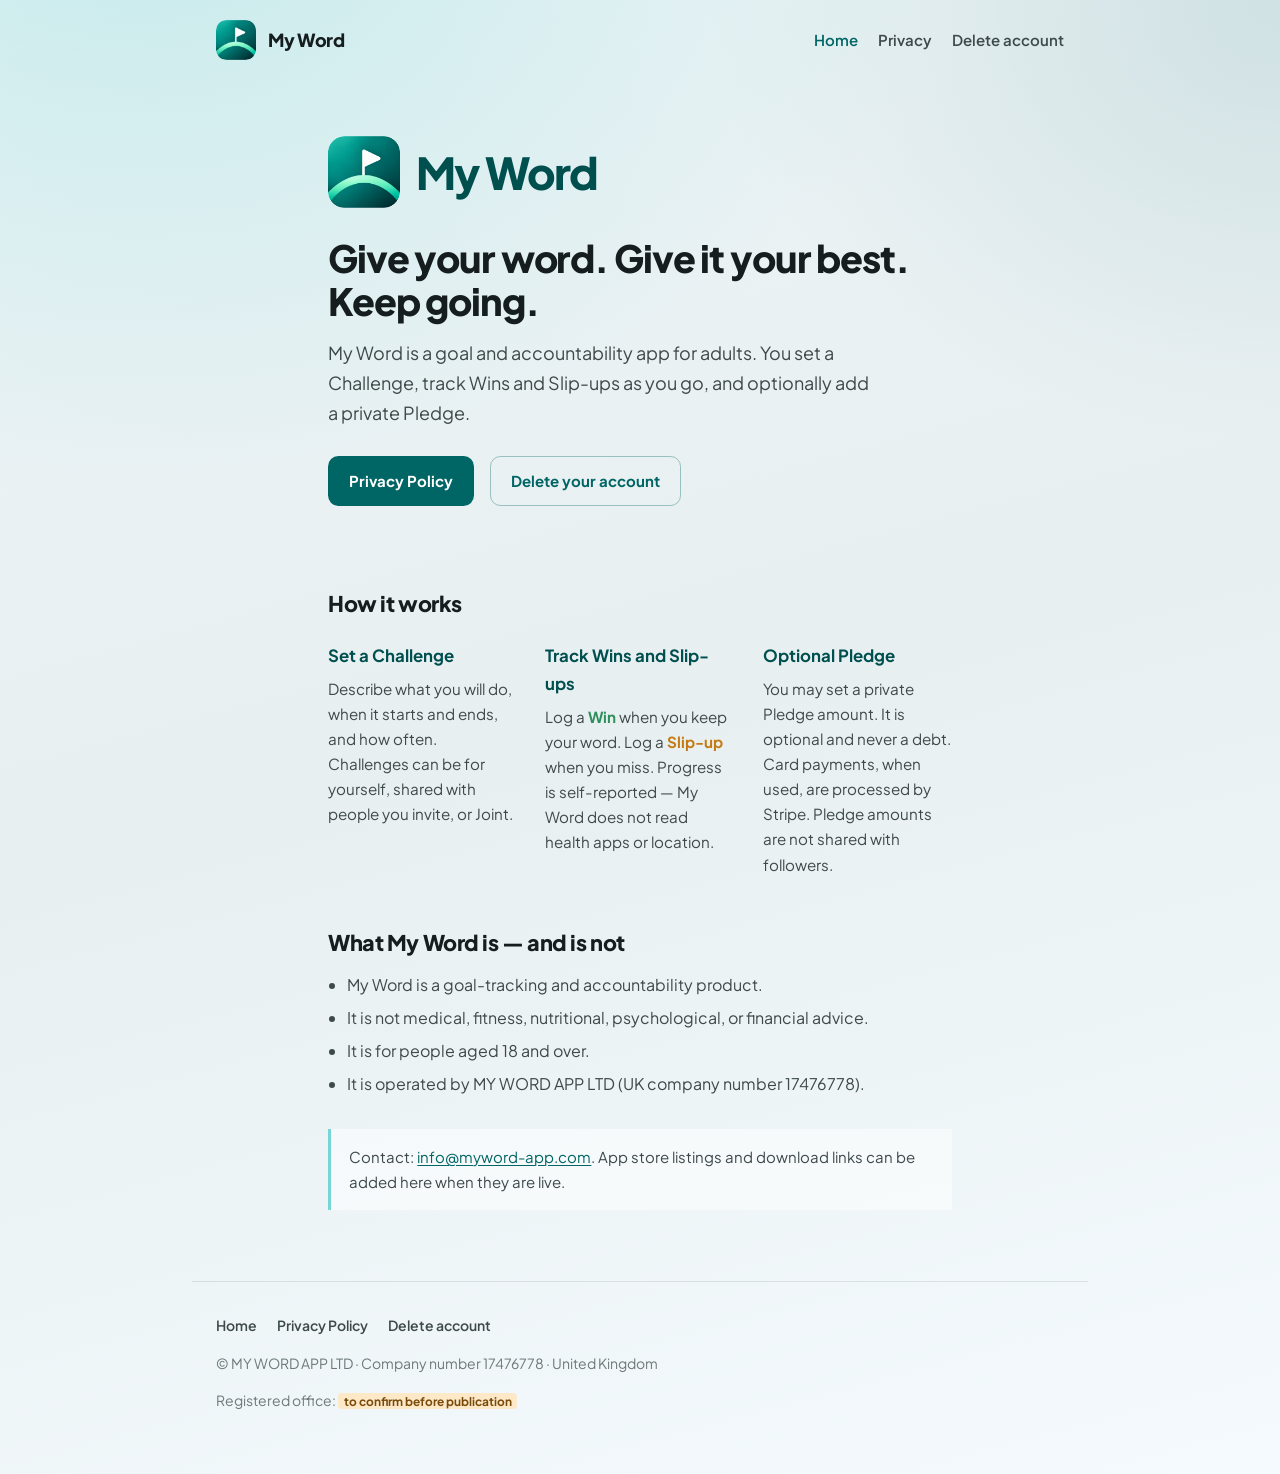
<file: index.html>
<!DOCTYPE html>
<html lang="en-GB">
<head>
  <meta charset="utf-8">
  <meta name="viewport" content="width=device-width, initial-scale=1">
  <title>My Word — Give your word. Give it your best. Keep going.</title>
  <meta name="description" content="My Word helps you set Challenges, track Wins and Slip-ups, and optionally make a private Pledge. Goal tracking for adults.">
  <link rel="icon" href="/assets/favicon.png" type="image/png">
  <link rel="preconnect" href="https://fonts.googleapis.com">
  <link rel="preconnect" href="https://fonts.gstatic.com" crossorigin>
  <link href="https://fonts.googleapis.com/css2?family=Plus+Jakarta+Sans:wght@400;600;700;800&display=swap" rel="stylesheet">
  <link rel="stylesheet" href="/styles.css">
</head>
<body>
  <header class="site-header">
    <a class="brand" href="/">
      <img src="/assets/logo.png" width="40" height="40" alt="">
      My Word
    </a>
    <nav class="nav" aria-label="Primary">
      <a href="/" aria-current="page">Home</a>
      <a href="/privacy/">Privacy</a>
      <a href="/delete-account/">Delete account</a>
    </nav>
  </header>

  <main>
    <section class="hero">
      <div class="hero-brand">
        <img src="/assets/logo.png" width="72" height="72" alt="My Word logo">
        <span>My Word</span>
      </div>
      <h1>Give your word. Give it your best. Keep going.</h1>
      <p class="lede">
        My Word is a goal and accountability app for adults. You set a Challenge,
        track Wins and Slip-ups as you go, and optionally add a private Pledge.
      </p>
      <div class="cta-row">
        <a class="button button-primary" href="/privacy/">Privacy Policy</a>
        <a class="button button-ghost" href="/delete-account/">Delete your account</a>
      </div>
    </section>

    <section class="section" aria-labelledby="how-heading">
      <h2 id="how-heading">How it works</h2>
      <div class="pillars">
        <div class="pillar">
          <h3>Set a Challenge</h3>
          <p>
            Describe what you will do, when it starts and ends, and how often.
            Challenges can be for yourself, shared with people you invite, or Joint.
          </p>
        </div>
        <div class="pillar">
          <h3>Track Wins and Slip-ups</h3>
          <p>
            Log a <span class="win">Win</span> when you keep your word.
            Log a <span class="slip">Slip-up</span> when you miss.
            Progress is self-reported — My Word does not read health apps or location.
          </p>
        </div>
        <div class="pillar">
          <h3>Optional Pledge</h3>
          <p>
            You may set a private Pledge amount. It is optional and never a debt.
            Card payments, when used, are processed by Stripe. Pledge amounts are not shared with followers.
          </p>
        </div>
      </div>
    </section>

    <section class="section" aria-labelledby="about-heading">
      <h2 id="about-heading">What My Word is — and is not</h2>
      <ul>
        <li>My Word is a goal-tracking and accountability product.</li>
        <li>It is not medical, fitness, nutritional, psychological, or financial advice.</li>
        <li>It is for people aged 18 and over.</li>
        <li>It is operated by MY WORD APP LTD (UK company number 17476778).</li>
      </ul>
      <p class="note">
        Contact: <a href="mailto:info@myword-app.com">info@myword-app.com</a>.
        App store listings and download links can be added here when they are live.
      </p>
    </section>
  </main>

  <footer class="site-footer">
    <nav aria-label="Footer">
      <a href="/">Home</a>
      <a href="/privacy/">Privacy Policy</a>
      <a href="/delete-account/">Delete account</a>
    </nav>
    <p>© MY WORD APP LTD · Company number 17476778 · United Kingdom</p>
    <p>Registered office: <span class="needs-confirm">to confirm before publication</span></p>
  </footer>
</body>
</html>
</file>
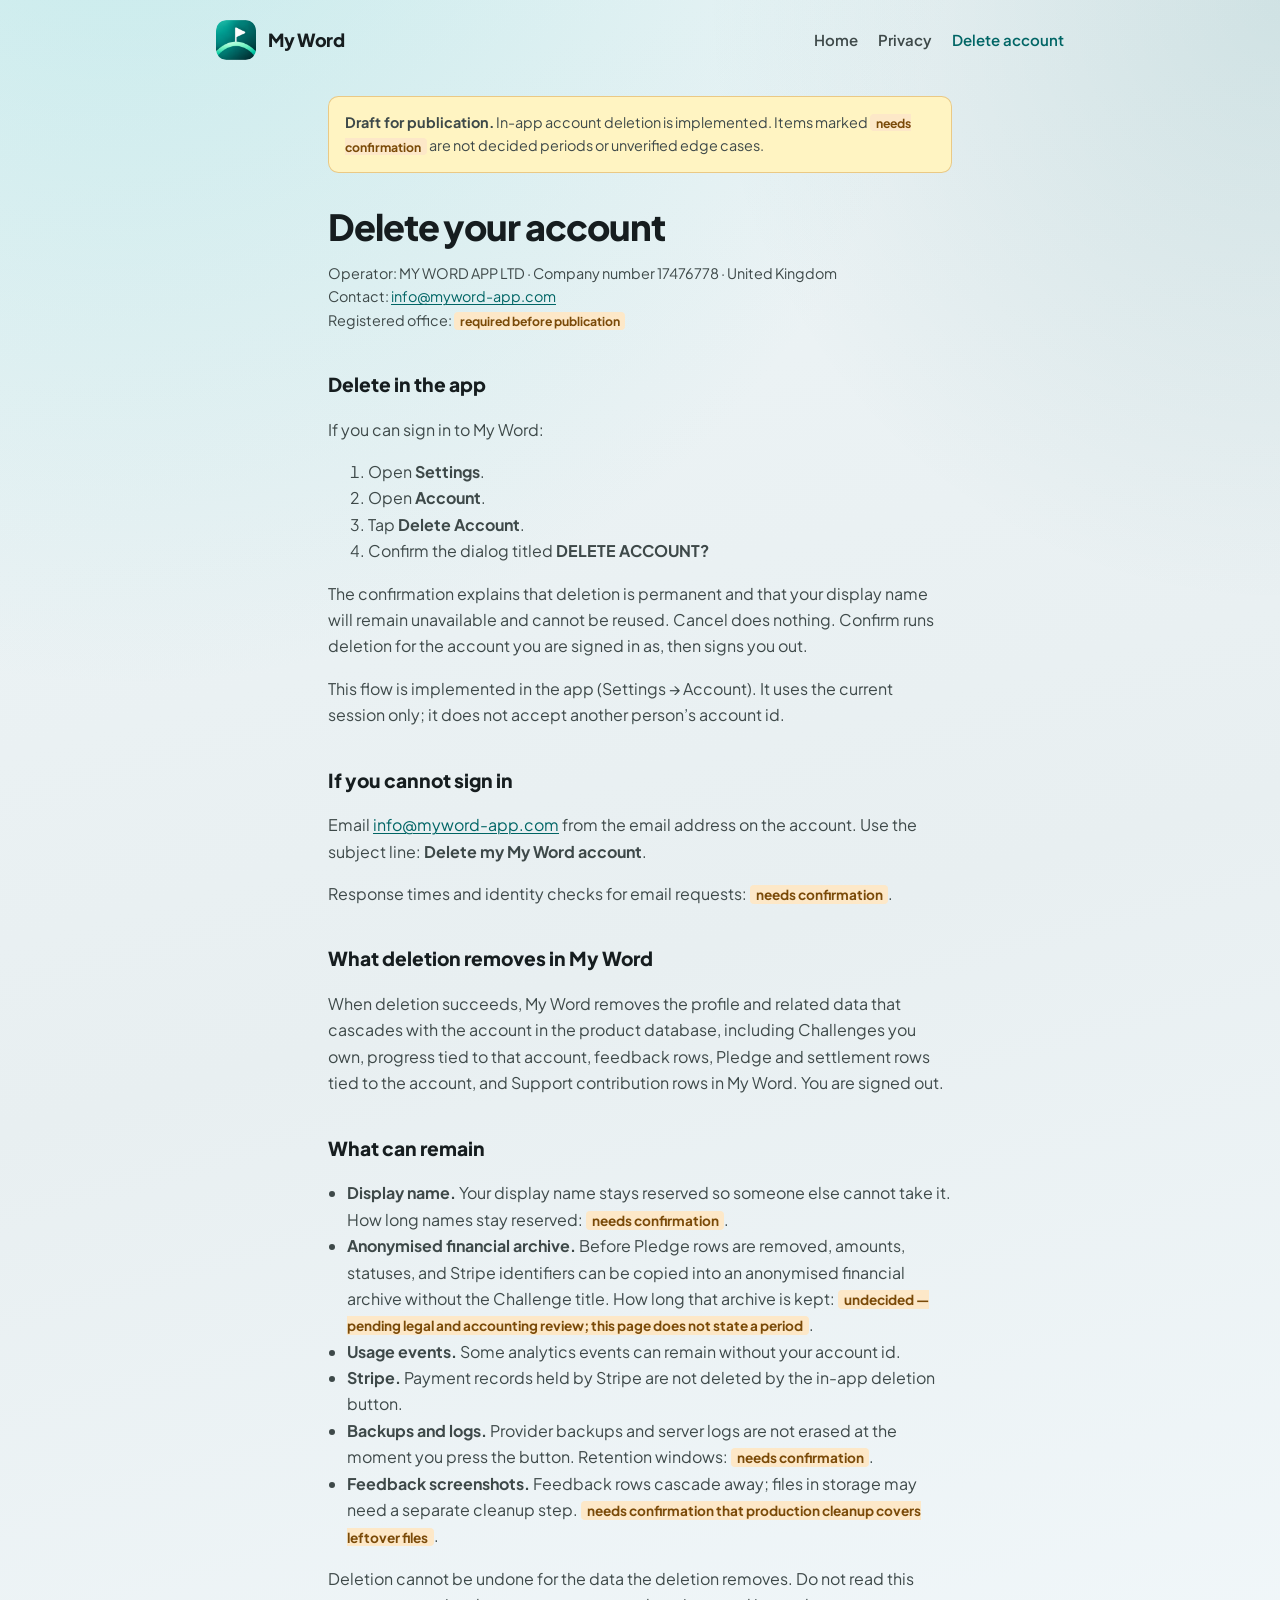
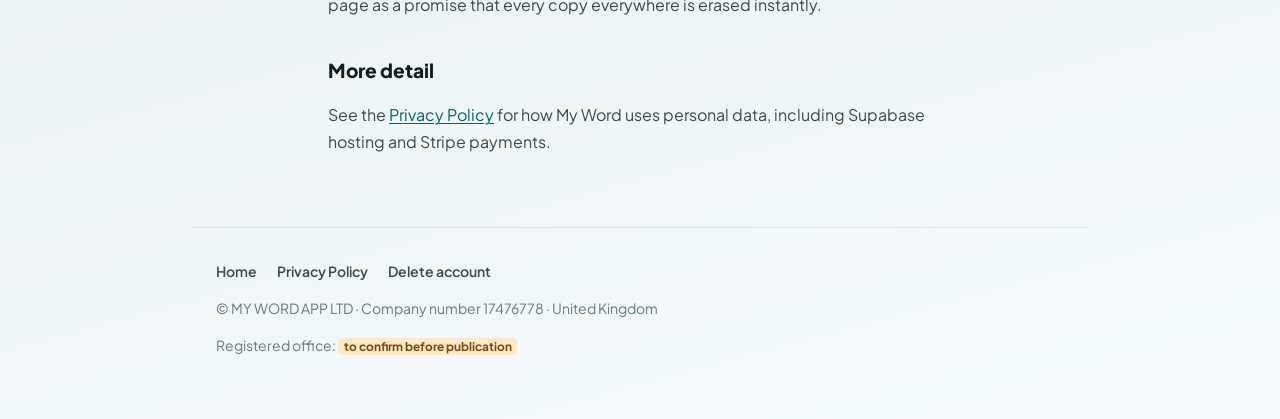
<file: delete-account/index.html>
<!DOCTYPE html>
<html lang="en-GB">
<head>
  <meta charset="utf-8">
  <meta name="viewport" content="width=device-width, initial-scale=1">
  <title>Delete your account — My Word</title>
  <meta name="description" content="How to delete your My Word account and what happens to your data.">
  <link rel="icon" href="/assets/favicon.png" type="image/png">
  <link rel="preconnect" href="https://fonts.googleapis.com">
  <link rel="preconnect" href="https://fonts.gstatic.com" crossorigin>
  <link href="https://fonts.googleapis.com/css2?family=Plus+Jakarta+Sans:wght@400;600;700;800&display=swap" rel="stylesheet">
  <link rel="stylesheet" href="/styles.css">
</head>
<body>
  <header class="site-header">
    <a class="brand" href="/">
      <img src="/assets/logo.png" width="40" height="40" alt="">
      My Word
    </a>
    <nav class="nav" aria-label="Primary">
      <a href="/">Home</a>
      <a href="/privacy/">Privacy</a>
      <a href="/delete-account/" aria-current="page">Delete account</a>
    </nav>
  </header>

  <main class="policy">
    <p class="draft-banner">
      <strong>Draft for publication.</strong>
      In-app account deletion is implemented. Items marked
      <span class="needs-confirm">needs confirmation</span>
      are not decided periods or unverified edge cases.
    </p>

    <h1 class="page-title">Delete your account</h1>
    <p class="meta">
      Operator: MY WORD APP LTD · Company number 17476778 · United Kingdom<br>
      Contact: <a href="mailto:info@myword-app.com">info@myword-app.com</a><br>
      Registered office: <span class="needs-confirm">required before publication</span>
    </p>

    <h2>Delete in the app</h2>
    <p>
      If you can sign in to My Word:
    </p>
    <ol>
      <li>Open <strong>Settings</strong>.</li>
      <li>Open <strong>Account</strong>.</li>
      <li>Tap <strong>Delete Account</strong>.</li>
      <li>Confirm the dialog titled <strong>DELETE ACCOUNT?</strong></li>
    </ol>
    <p>
      The confirmation explains that deletion is permanent and that your display name
      will remain unavailable and cannot be reused. Cancel does nothing.
      Confirm runs deletion for the account you are signed in as, then signs you out.
    </p>
    <p>
      This flow is implemented in the app (Settings → Account). It uses the current session only;
      it does not accept another person’s account id.
    </p>

    <h2>If you cannot sign in</h2>
    <p>
      Email <a href="mailto:info@myword-app.com">info@myword-app.com</a>
      from the email address on the account.
      Use the subject line: <strong>Delete my My Word account</strong>.
    </p>
    <p>
      Response times and identity checks for email requests:
      <span class="needs-confirm">needs confirmation</span>.
    </p>

    <h2>What deletion removes in My Word</h2>
    <p>
      When deletion succeeds, My Word removes the profile and related data that cascades with the account
      in the product database, including Challenges you own, progress tied to that account,
      feedback rows, Pledge and settlement rows tied to the account, and Support contribution rows in My Word.
      You are signed out.
    </p>

    <h2>What can remain</h2>
    <ul>
      <li>
        <strong>Display name.</strong> Your display name stays reserved so someone else cannot take it.
        How long names stay reserved: <span class="needs-confirm">needs confirmation</span>.
      </li>
      <li>
        <strong>Anonymised financial archive.</strong>
        Before Pledge rows are removed, amounts, statuses, and Stripe identifiers can be copied into an anonymised financial archive without the Challenge title.
        How long that archive is kept: <span class="needs-confirm">undecided — pending legal and accounting review; this page does not state a period</span>.
      </li>
      <li>
        <strong>Usage events.</strong> Some analytics events can remain without your account id.
      </li>
      <li>
        <strong>Stripe.</strong> Payment records held by Stripe are not deleted by the in-app deletion button.
      </li>
      <li>
        <strong>Backups and logs.</strong> Provider backups and server logs are not erased at the moment you press the button.
        Retention windows: <span class="needs-confirm">needs confirmation</span>.
      </li>
      <li>
        <strong>Feedback screenshots.</strong> Feedback rows cascade away; files in storage may need a separate cleanup step.
        <span class="needs-confirm">needs confirmation that production cleanup covers leftover files</span>.
      </li>
    </ul>
    <p>
      Deletion cannot be undone for the data the deletion removes.
      Do not read this page as a promise that every copy everywhere is erased instantly.
    </p>

    <h2>More detail</h2>
    <p>
      See the <a href="/privacy/">Privacy Policy</a> for how My Word uses personal data,
      including Supabase hosting and Stripe payments.
    </p>
  </main>

  <footer class="site-footer">
    <nav aria-label="Footer">
      <a href="/">Home</a>
      <a href="/privacy/">Privacy Policy</a>
      <a href="/delete-account/">Delete account</a>
    </nav>
    <p>© MY WORD APP LTD · Company number 17476778 · United Kingdom</p>
    <p>Registered office: <span class="needs-confirm">to confirm before publication</span></p>
  </footer>
</body>
</html>
</file>
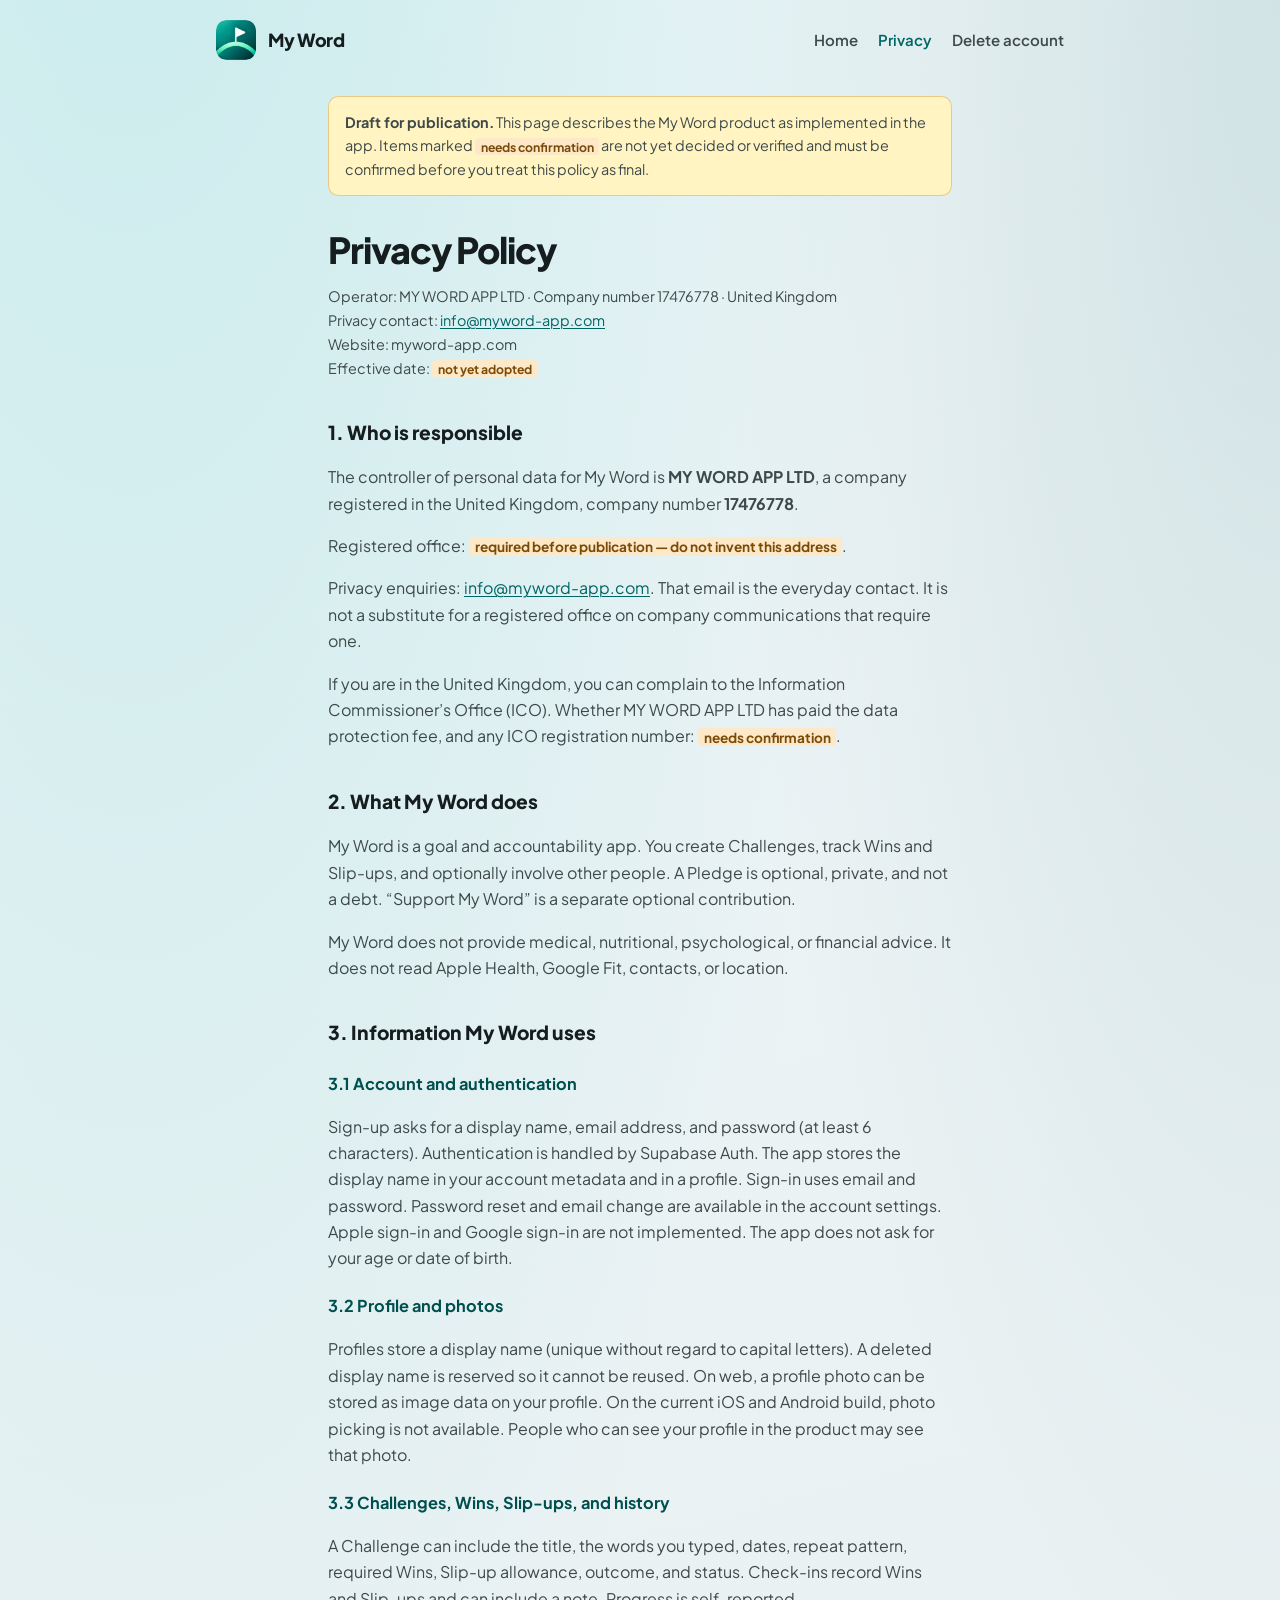
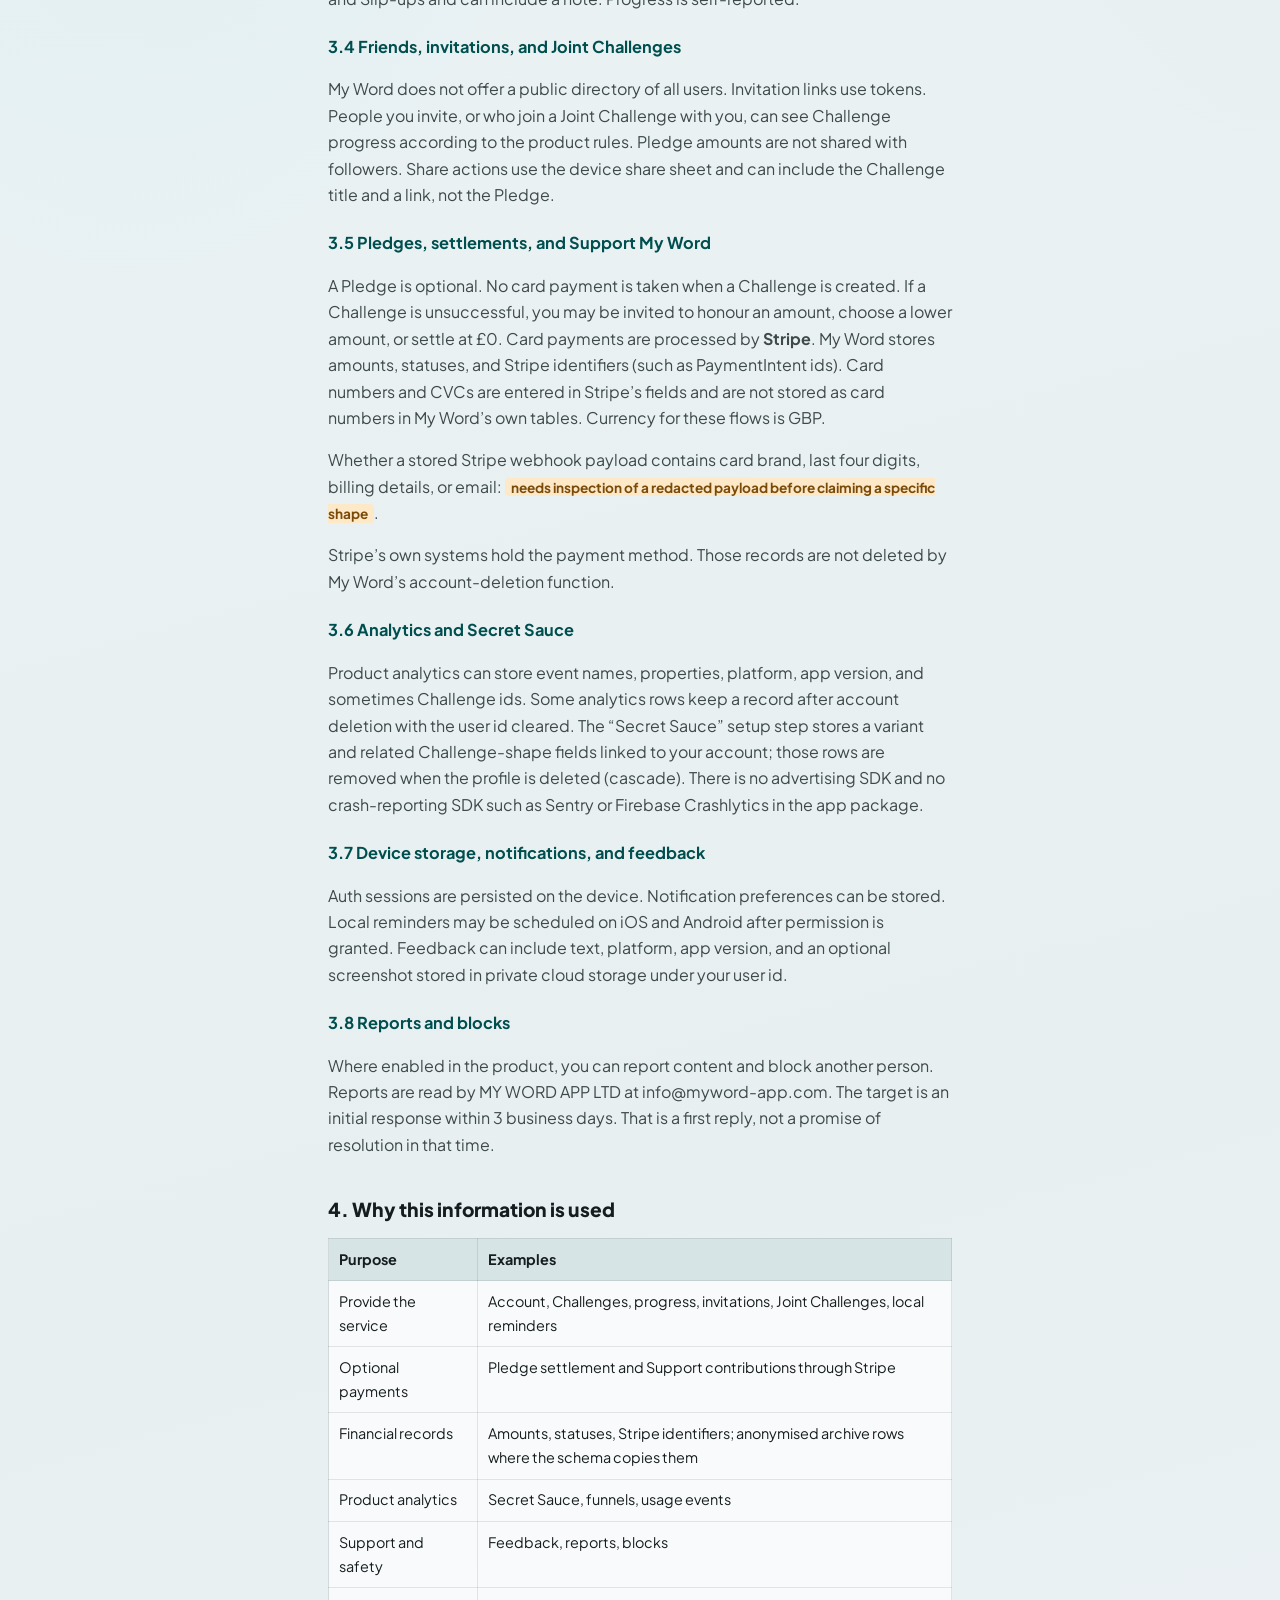
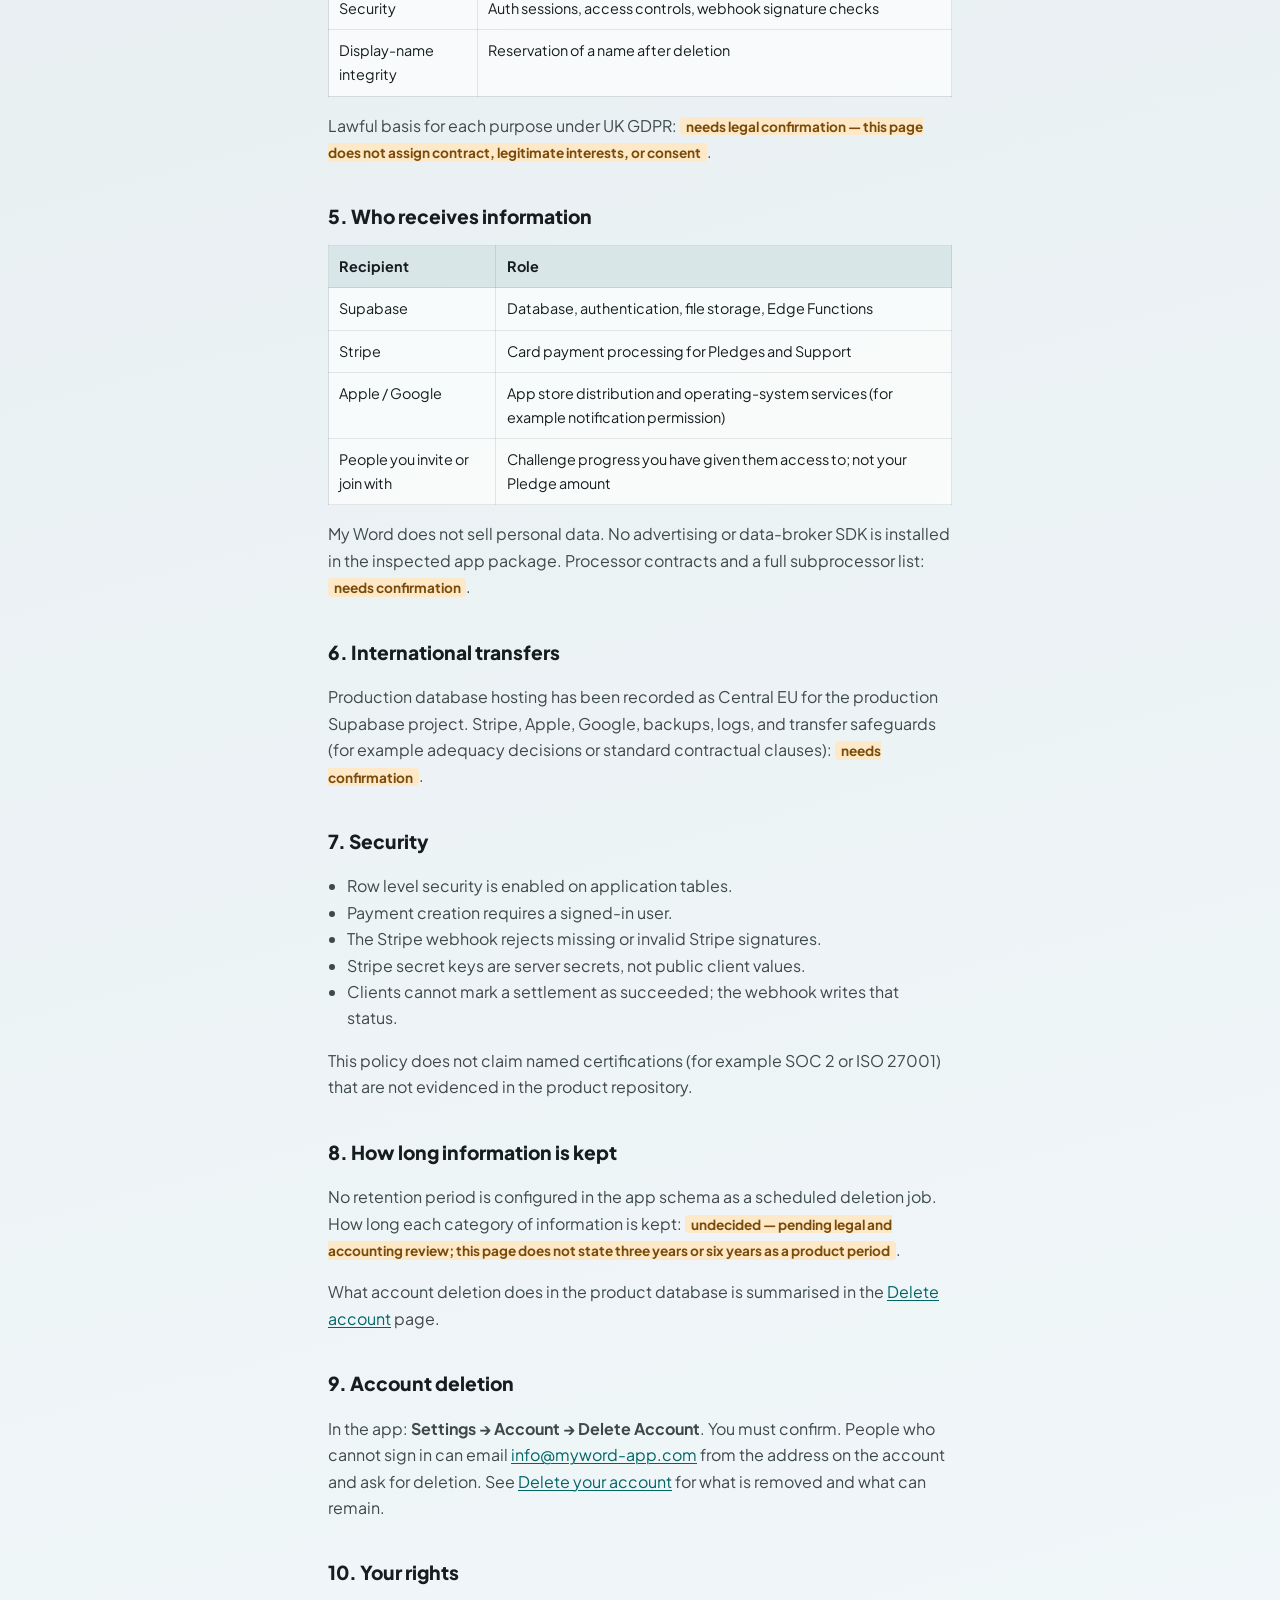
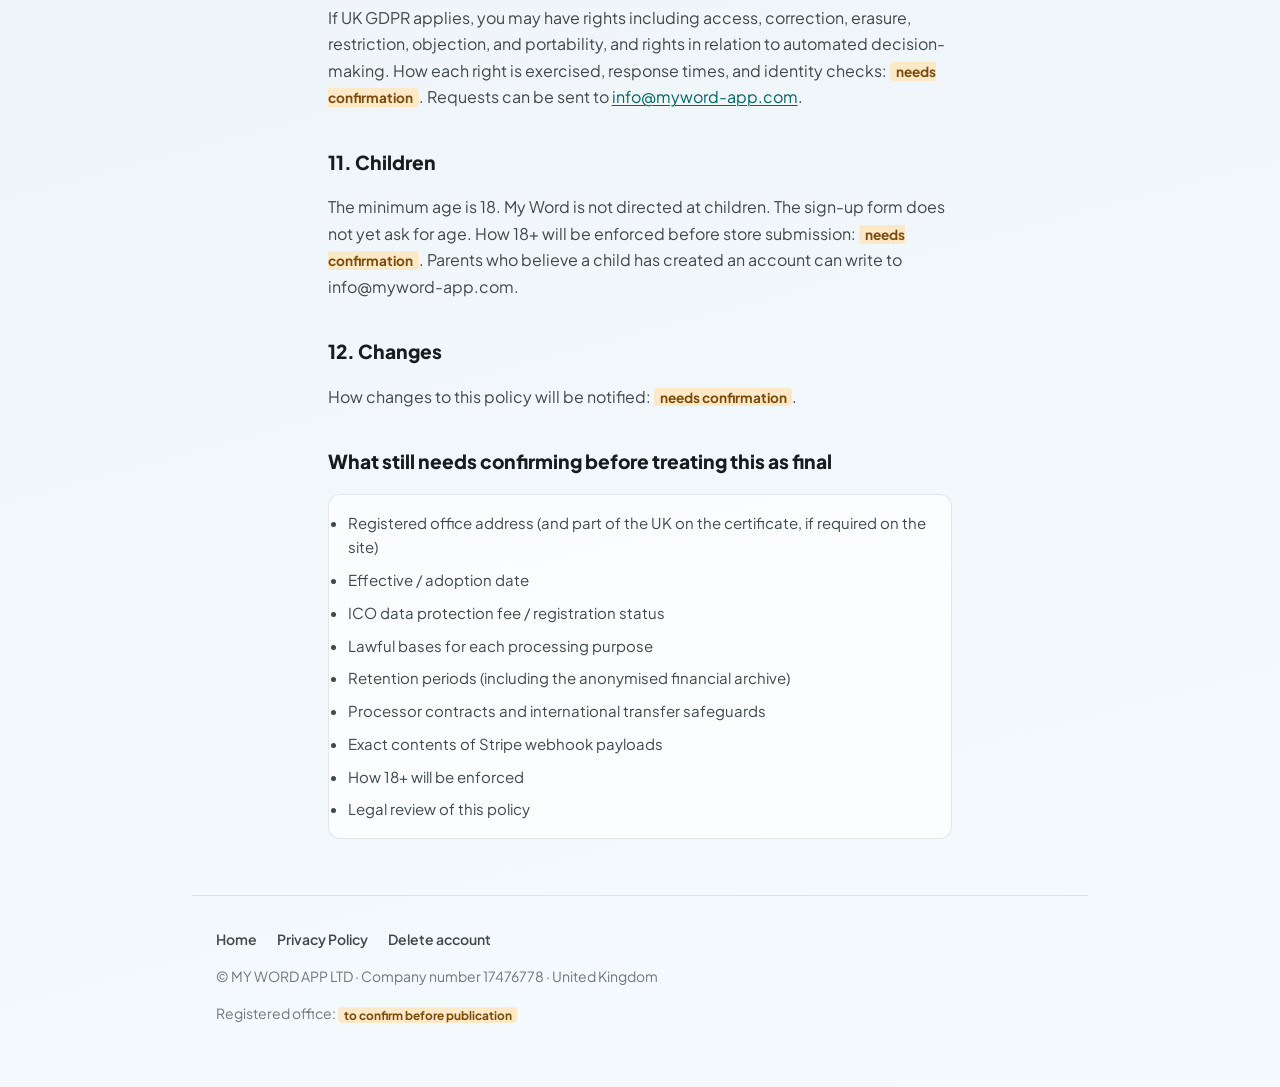
<file: privacy/index.html>
<!DOCTYPE html>
<html lang="en-GB">
<head>
  <meta charset="utf-8">
  <meta name="viewport" content="width=device-width, initial-scale=1">
  <title>Privacy Policy — My Word</title>
  <meta name="description" content="Privacy Policy for the My Word app, operated by MY WORD APP LTD.">
  <link rel="icon" href="/assets/favicon.png" type="image/png">
  <link rel="preconnect" href="https://fonts.googleapis.com">
  <link rel="preconnect" href="https://fonts.gstatic.com" crossorigin>
  <link href="https://fonts.googleapis.com/css2?family=Plus+Jakarta+Sans:wght@400;600;700;800&display=swap" rel="stylesheet">
  <link rel="stylesheet" href="/styles.css">
</head>
<body>
  <header class="site-header">
    <a class="brand" href="/">
      <img src="/assets/logo.png" width="40" height="40" alt="">
      My Word
    </a>
    <nav class="nav" aria-label="Primary">
      <a href="/">Home</a>
      <a href="/privacy/" aria-current="page">Privacy</a>
      <a href="/delete-account/">Delete account</a>
    </nav>
  </header>

  <main class="policy">
    <p class="draft-banner">
      <strong>Draft for publication.</strong>
      This page describes the My Word product as implemented in the app.
      Items marked <span class="needs-confirm">needs confirmation</span> are not yet decided or verified and must be confirmed before you treat this policy as final.
    </p>

    <h1 class="page-title">Privacy Policy</h1>
    <p class="meta">
      Operator: MY WORD APP LTD · Company number 17476778 · United Kingdom<br>
      Privacy contact: <a href="mailto:info@myword-app.com">info@myword-app.com</a><br>
      Website: myword-app.com<br>
      Effective date: <span class="needs-confirm">not yet adopted</span>
    </p>

    <h2>1. Who is responsible</h2>
    <p>
      The controller of personal data for My Word is <strong>MY WORD APP LTD</strong>,
      a company registered in the United Kingdom, company number <strong>17476778</strong>.
    </p>
    <p>
      Registered office: <span class="needs-confirm">required before publication — do not invent this address</span>.
    </p>
    <p>
      Privacy enquiries: <a href="mailto:info@myword-app.com">info@myword-app.com</a>.
      That email is the everyday contact. It is not a substitute for a registered office on company communications that require one.
    </p>
    <p>
      If you are in the United Kingdom, you can complain to the Information Commissioner’s Office (ICO).
      Whether MY WORD APP LTD has paid the data protection fee, and any ICO registration number:
      <span class="needs-confirm">needs confirmation</span>.
    </p>

    <h2>2. What My Word does</h2>
    <p>
      My Word is a goal and accountability app. You create Challenges, track Wins and Slip-ups,
      and optionally involve other people. A Pledge is optional, private, and not a debt.
      “Support My Word” is a separate optional contribution.
    </p>
    <p>
      My Word does not provide medical, nutritional, psychological, or financial advice.
      It does not read Apple Health, Google Fit, contacts, or location.
    </p>

    <h2>3. Information My Word uses</h2>

    <h3>3.1 Account and authentication</h3>
    <p>
      Sign-up asks for a display name, email address, and password (at least 6 characters).
      Authentication is handled by Supabase Auth. The app stores the display name in your account metadata and in a profile.
      Sign-in uses email and password. Password reset and email change are available in the account settings.
      Apple sign-in and Google sign-in are not implemented.
      The app does not ask for your age or date of birth.
    </p>

    <h3>3.2 Profile and photos</h3>
    <p>
      Profiles store a display name (unique without regard to capital letters).
      A deleted display name is reserved so it cannot be reused.
      On web, a profile photo can be stored as image data on your profile.
      On the current iOS and Android build, photo picking is not available.
      People who can see your profile in the product may see that photo.
    </p>

    <h3>3.3 Challenges, Wins, Slip-ups, and history</h3>
    <p>
      A Challenge can include the title, the words you typed, dates, repeat pattern,
      required Wins, Slip-up allowance, outcome, and status.
      Check-ins record Wins and Slip-ups and can include a note.
      Progress is self-reported.
    </p>

    <h3>3.4 Friends, invitations, and Joint Challenges</h3>
    <p>
      My Word does not offer a public directory of all users.
      Invitation links use tokens. People you invite, or who join a Joint Challenge with you,
      can see Challenge progress according to the product rules.
      Pledge amounts are not shared with followers.
      Share actions use the device share sheet and can include the Challenge title and a link, not the Pledge.
    </p>

    <h3>3.5 Pledges, settlements, and Support My Word</h3>
    <p>
      A Pledge is optional. No card payment is taken when a Challenge is created.
      If a Challenge is unsuccessful, you may be invited to honour an amount, choose a lower amount, or settle at £0.
      Card payments are processed by <strong>Stripe</strong>. My Word stores amounts, statuses, and Stripe identifiers
      (such as PaymentIntent ids). Card numbers and CVCs are entered in Stripe’s fields and are not stored as card numbers in My Word’s own tables.
      Currency for these flows is GBP.
    </p>
    <p>
      Whether a stored Stripe webhook payload contains card brand, last four digits, billing details, or email:
      <span class="needs-confirm">needs inspection of a redacted payload before claiming a specific shape</span>.
    </p>
    <p>
      Stripe’s own systems hold the payment method. Those records are not deleted by My Word’s account-deletion function.
    </p>

    <h3>3.6 Analytics and Secret Sauce</h3>
    <p>
      Product analytics can store event names, properties, platform, app version, and sometimes Challenge ids.
      Some analytics rows keep a record after account deletion with the user id cleared.
      The “Secret Sauce” setup step stores a variant and related Challenge-shape fields linked to your account;
      those rows are removed when the profile is deleted (cascade).
      There is no advertising SDK and no crash-reporting SDK such as Sentry or Firebase Crashlytics in the app package.
    </p>

    <h3>3.7 Device storage, notifications, and feedback</h3>
    <p>
      Auth sessions are persisted on the device. Notification preferences can be stored.
      Local reminders may be scheduled on iOS and Android after permission is granted.
      Feedback can include text, platform, app version, and an optional screenshot stored in private cloud storage under your user id.
    </p>

    <h3>3.8 Reports and blocks</h3>
    <p>
      Where enabled in the product, you can report content and block another person.
      Reports are read by MY WORD APP LTD at info@myword-app.com.
      The target is an initial response within 3 business days. That is a first reply, not a promise of resolution in that time.
    </p>

    <h2>4. Why this information is used</h2>
    <table>
      <thead>
        <tr>
          <th>Purpose</th>
          <th>Examples</th>
        </tr>
      </thead>
      <tbody>
        <tr>
          <td>Provide the service</td>
          <td>Account, Challenges, progress, invitations, Joint Challenges, local reminders</td>
        </tr>
        <tr>
          <td>Optional payments</td>
          <td>Pledge settlement and Support contributions through Stripe</td>
        </tr>
        <tr>
          <td>Financial records</td>
          <td>Amounts, statuses, Stripe identifiers; anonymised archive rows where the schema copies them</td>
        </tr>
        <tr>
          <td>Product analytics</td>
          <td>Secret Sauce, funnels, usage events</td>
        </tr>
        <tr>
          <td>Support and safety</td>
          <td>Feedback, reports, blocks</td>
        </tr>
        <tr>
          <td>Security</td>
          <td>Auth sessions, access controls, webhook signature checks</td>
        </tr>
        <tr>
          <td>Display-name integrity</td>
          <td>Reservation of a name after deletion</td>
        </tr>
      </tbody>
    </table>
    <p>
      Lawful basis for each purpose under UK GDPR:
      <span class="needs-confirm">needs legal confirmation — this page does not assign contract, legitimate interests, or consent</span>.
    </p>

    <h2>5. Who receives information</h2>
    <table>
      <thead>
        <tr>
          <th>Recipient</th>
          <th>Role</th>
        </tr>
      </thead>
      <tbody>
        <tr>
          <td>Supabase</td>
          <td>Database, authentication, file storage, Edge Functions</td>
        </tr>
        <tr>
          <td>Stripe</td>
          <td>Card payment processing for Pledges and Support</td>
        </tr>
        <tr>
          <td>Apple / Google</td>
          <td>App store distribution and operating-system services (for example notification permission)</td>
        </tr>
        <tr>
          <td>People you invite or join with</td>
          <td>Challenge progress you have given them access to; not your Pledge amount</td>
        </tr>
      </tbody>
    </table>
    <p>
      My Word does not sell personal data. No advertising or data-broker SDK is installed in the inspected app package.
      Processor contracts and a full subprocessor list: <span class="needs-confirm">needs confirmation</span>.
    </p>

    <h2>6. International transfers</h2>
    <p>
      Production database hosting has been recorded as Central EU for the production Supabase project.
      Stripe, Apple, Google, backups, logs, and transfer safeguards (for example adequacy decisions or standard contractual clauses):
      <span class="needs-confirm">needs confirmation</span>.
    </p>

    <h2>7. Security</h2>
    <ul>
      <li>Row level security is enabled on application tables.</li>
      <li>Payment creation requires a signed-in user.</li>
      <li>The Stripe webhook rejects missing or invalid Stripe signatures.</li>
      <li>Stripe secret keys are server secrets, not public client values.</li>
      <li>Clients cannot mark a settlement as succeeded; the webhook writes that status.</li>
    </ul>
    <p>
      This policy does not claim named certifications (for example SOC 2 or ISO 27001) that are not evidenced in the product repository.
    </p>

    <h2>8. How long information is kept</h2>
    <p>
      No retention period is configured in the app schema as a scheduled deletion job.
      How long each category of information is kept:
      <span class="needs-confirm">undecided — pending legal and accounting review; this page does not state three years or six years as a product period</span>.
    </p>
    <p>
      What account deletion does in the product database is summarised in the
      <a href="/delete-account/">Delete account</a> page.
    </p>

    <h2>9. Account deletion</h2>
    <p>
      In the app: <strong>Settings → Account → Delete Account</strong>. You must confirm.
      People who cannot sign in can email <a href="mailto:info@myword-app.com">info@myword-app.com</a>
      from the address on the account and ask for deletion.
      See <a href="/delete-account/">Delete your account</a> for what is removed and what can remain.
    </p>

    <h2>10. Your rights</h2>
    <p>
      If UK GDPR applies, you may have rights including access, correction, erasure, restriction, objection, and portability,
      and rights in relation to automated decision-making.
      How each right is exercised, response times, and identity checks:
      <span class="needs-confirm">needs confirmation</span>.
      Requests can be sent to <a href="mailto:info@myword-app.com">info@myword-app.com</a>.
    </p>

    <h2>11. Children</h2>
    <p>
      The minimum age is 18. My Word is not directed at children.
      The sign-up form does not yet ask for age.
      How 18+ will be enforced before store submission: <span class="needs-confirm">needs confirmation</span>.
      Parents who believe a child has created an account can write to info@myword-app.com.
    </p>

    <h2>12. Changes</h2>
    <p>
      How changes to this policy will be notified:
      <span class="needs-confirm">needs confirmation</span>.
    </p>

    <h2>What still needs confirming before treating this as final</h2>
    <ul class="confirm-list">
      <li>Registered office address (and part of the UK on the certificate, if required on the site)</li>
      <li>Effective / adoption date</li>
      <li>ICO data protection fee / registration status</li>
      <li>Lawful bases for each processing purpose</li>
      <li>Retention periods (including the anonymised financial archive)</li>
      <li>Processor contracts and international transfer safeguards</li>
      <li>Exact contents of Stripe webhook payloads</li>
      <li>How 18+ will be enforced</li>
      <li>Legal review of this policy</li>
    </ul>
  </main>

  <footer class="site-footer">
    <nav aria-label="Footer">
      <a href="/">Home</a>
      <a href="/privacy/">Privacy Policy</a>
      <a href="/delete-account/">Delete account</a>
    </nav>
    <p>© MY WORD APP LTD · Company number 17476778 · United Kingdom</p>
    <p>Registered office: <span class="needs-confirm">to confirm before publication</span></p>
  </footer>
</body>
</html>
</file>
<file: styles.css>
:root {
  --bg: #eef5f7;
  --bg-mid: #e8eff1;
  --bg-end: #f4fafd;
  --surface: #ffffff;
  --primary: #006565;
  --primary-dark: #004f4f;
  --accent: #76d6d5;
  --text: #161d1f;
  --text-secondary: #3e4949;
  --text-muted: #6e7979;
  --win: #2f8f5b;
  --slip: #c47a12;
  --border: rgba(22, 29, 31, 0.1);
  --max: 42rem;
  --font: "Plus Jakarta Sans", "Segoe UI", sans-serif;
}

*,
*::before,
*::after {
  box-sizing: border-box;
}

html {
  scroll-behavior: smooth;
}

body {
  margin: 0;
  min-height: 100vh;
  font-family: var(--font);
  color: var(--text);
  background:
    radial-gradient(ellipse 120% 80% at 10% -10%, rgba(118, 214, 213, 0.35), transparent 55%),
    radial-gradient(ellipse 90% 60% at 100% 0%, rgba(0, 101, 101, 0.12), transparent 50%),
    linear-gradient(165deg, var(--bg) 0%, var(--bg-mid) 48%, var(--bg-end) 100%);
  line-height: 1.65;
  -webkit-font-smoothing: antialiased;
}

a {
  color: var(--primary);
  text-decoration-thickness: 1px;
  text-underline-offset: 0.15em;
}

a:hover {
  color: var(--primary-dark);
}

img {
  max-width: 100%;
  height: auto;
  display: block;
}

.site-header {
  display: flex;
  align-items: center;
  justify-content: space-between;
  gap: 1rem;
  max-width: 56rem;
  margin: 0 auto;
  padding: 1.25rem 1.5rem;
}

.brand {
  display: inline-flex;
  align-items: center;
  gap: 0.75rem;
  color: inherit;
  text-decoration: none;
  font-weight: 800;
  font-size: 1.125rem;
  letter-spacing: -0.02em;
}

.brand img {
  width: 2.5rem;
  height: 2.5rem;
  border-radius: 0.65rem;
}

.nav {
  display: flex;
  flex-wrap: wrap;
  gap: 0.75rem 1.25rem;
  font-size: 0.9375rem;
  font-weight: 600;
}

.nav a {
  color: var(--text-secondary);
  text-decoration: none;
}

.nav a:hover,
.nav a[aria-current="page"] {
  color: var(--primary);
}

main {
  max-width: var(--max);
  margin: 0 auto;
  padding: 1rem 1.5rem 3.5rem;
}

.hero {
  padding: 2.5rem 0 2rem;
}

.hero-brand {
  display: flex;
  align-items: center;
  gap: 1rem;
  margin-bottom: 1.75rem;
}

.hero-brand img {
  width: 4.5rem;
  height: 4.5rem;
  border-radius: 1rem;
}

.hero-brand span {
  font-size: clamp(2rem, 6vw, 2.75rem);
  font-weight: 800;
  letter-spacing: -0.04em;
  line-height: 1.1;
  color: var(--primary-dark);
}

.hero h1 {
  margin: 0 0 1rem;
  font-size: clamp(1.75rem, 5vw, 2.35rem);
  font-weight: 800;
  letter-spacing: -0.03em;
  line-height: 1.15;
}

.hero .lede {
  margin: 0 0 1.75rem;
  font-size: 1.125rem;
  color: var(--text-secondary);
  max-width: 34rem;
}

.cta-row {
  display: flex;
  flex-wrap: wrap;
  gap: 0.75rem 1rem;
}

.button {
  display: inline-flex;
  align-items: center;
  justify-content: center;
  padding: 0.75rem 1.25rem;
  border-radius: 0.65rem;
  font-weight: 700;
  font-size: 0.9375rem;
  text-decoration: none;
  border: 1.5px solid transparent;
}

.button-primary {
  background: var(--primary);
  color: #fff;
}

.button-primary:hover {
  background: var(--primary-dark);
  color: #fff;
}

.button-ghost {
  background: transparent;
  color: var(--primary);
  border-color: rgba(0, 101, 101, 0.35);
}

.button-ghost:hover {
  background: rgba(0, 101, 101, 0.06);
  color: var(--primary-dark);
}

.section {
  margin-top: 2.75rem;
  padding-top: 0.25rem;
}

.section h2 {
  margin: 0 0 0.75rem;
  font-size: 1.35rem;
  font-weight: 800;
  letter-spacing: -0.02em;
}

.section p,
.section li {
  color: var(--text-secondary);
}

.section ul {
  margin: 0.5rem 0 0;
  padding-left: 1.2rem;
}

.section li + li {
  margin-top: 0.4rem;
}

.pillars {
  display: grid;
  gap: 1.5rem;
  margin-top: 1.25rem;
}

@media (min-width: 640px) {
  .pillars {
    grid-template-columns: repeat(3, 1fr);
    gap: 1.75rem;
  }
}

.pillar h3 {
  margin: 0 0 0.4rem;
  font-size: 1.05rem;
  font-weight: 700;
  color: var(--primary-dark);
}

.pillar p {
  margin: 0;
  font-size: 0.95rem;
}

.win {
  color: var(--win);
  font-weight: 700;
}

.slip {
  color: var(--slip);
  font-weight: 700;
}

.note {
  margin-top: 2rem;
  padding: 1rem 1.15rem;
  border-left: 3px solid var(--accent);
  background: rgba(255, 255, 255, 0.55);
  color: var(--text-secondary);
  font-size: 0.9375rem;
}

.confirm-list {
  margin: 1rem 0 0;
  padding: 1rem 1.15rem 1rem 2rem;
  background: rgba(255, 255, 255, 0.65);
  border: 1px solid var(--border);
  border-radius: 0.75rem;
  color: var(--text-secondary);
  font-size: 0.9375rem;
}

.confirm-list li + li {
  margin-top: 0.5rem;
}

.page-title {
  margin: 0.5rem 0 0.35rem;
  font-size: clamp(1.75rem, 4vw, 2.25rem);
  font-weight: 800;
  letter-spacing: -0.03em;
}

.meta {
  margin: 0 0 2rem;
  color: var(--text-muted);
  font-size: 0.9rem;
}

.policy h2 {
  margin: 2.25rem 0 0.65rem;
  font-size: 1.2rem;
  font-weight: 800;
}

.policy h3 {
  margin: 1.35rem 0 0.45rem;
  font-size: 1.02rem;
  font-weight: 700;
  color: var(--primary-dark);
}

.policy p,
.policy li {
  color: var(--text-secondary);
}

.policy ul {
  padding-left: 1.2rem;
}

.policy table {
  width: 100%;
  border-collapse: collapse;
  margin: 0.75rem 0 1rem;
  font-size: 0.9rem;
}

.policy th,
.policy td {
  text-align: left;
  vertical-align: top;
  padding: 0.55rem 0.65rem;
  border: 1px solid var(--border);
  background: rgba(255, 255, 255, 0.7);
}

.policy th {
  background: rgba(0, 101, 101, 0.08);
  color: var(--text);
  font-weight: 700;
}

.needs-confirm {
  display: inline;
  padding: 0.05rem 0.35rem;
  border-radius: 0.25rem;
  background: #fde8c8;
  color: #7a4a08;
  font-size: 0.85em;
  font-weight: 700;
}

.site-footer {
  max-width: 56rem;
  margin: 0 auto;
  padding: 2rem 1.5rem 3rem;
  border-top: 1px solid var(--border);
  color: var(--text-muted);
  font-size: 0.875rem;
}

.site-footer nav {
  display: flex;
  flex-wrap: wrap;
  gap: 0.75rem 1.25rem;
  margin-bottom: 0.75rem;
}

.site-footer a {
  color: var(--text-secondary);
  text-decoration: none;
  font-weight: 600;
}

.site-footer a:hover {
  color: var(--primary);
}

.draft-banner {
  margin: 0 0 1.5rem;
  padding: 0.85rem 1rem;
  background: #fff4c2;
  border: 1px solid rgba(196, 122, 18, 0.35);
  border-radius: 0.65rem;
  color: #5c3d08;
  font-size: 0.9rem;
}
</file>
